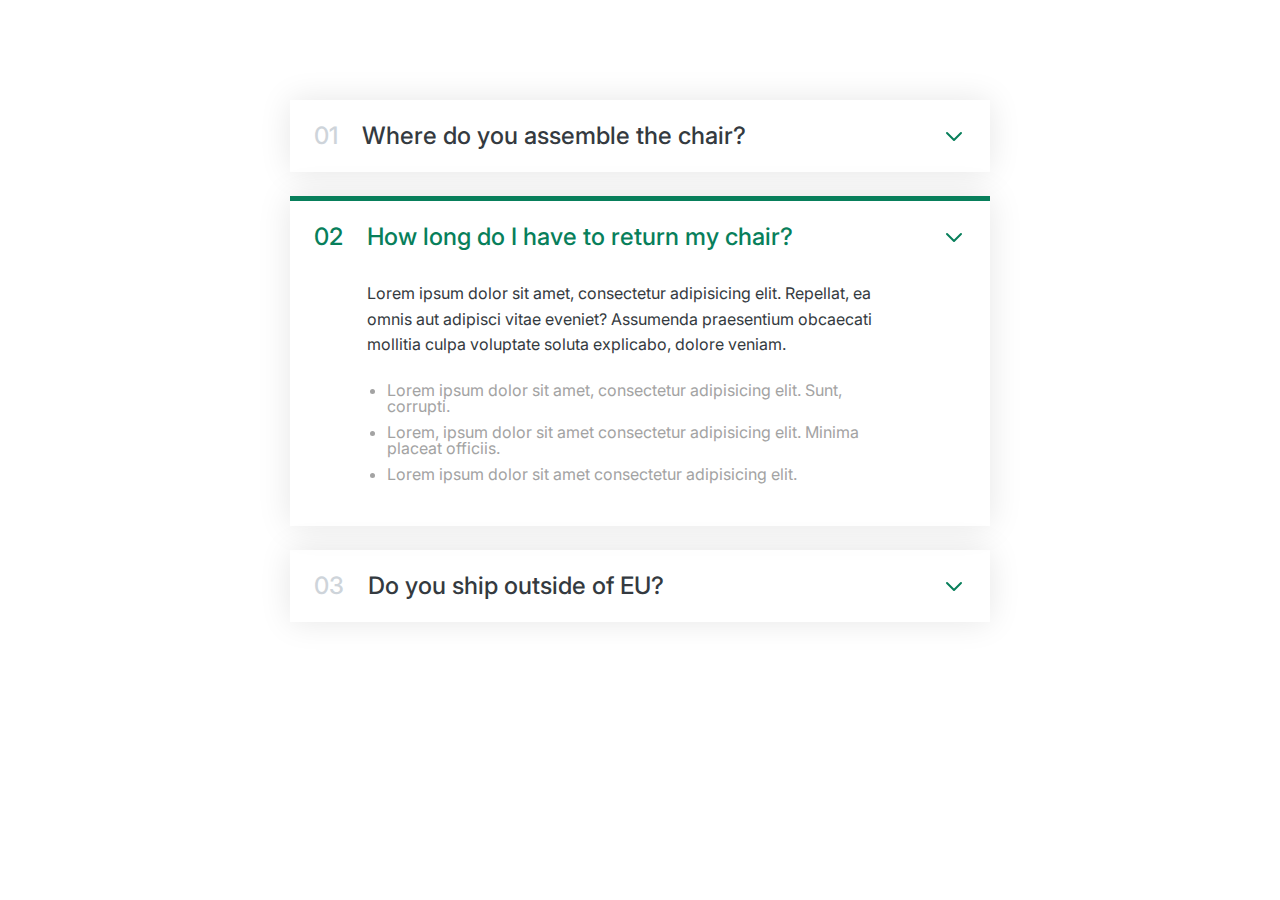
<file: 01-accordion.html>
<!DOCTYPE html>
<html lang="en">
  <head>
    <meta charset="UTF-8" />
    <meta http-equiv="X-UA-Compatible" content="IE=edge" />
    <meta name="viewport" content="width=device-width, initial-scale=1.0" />
    <link rel="preconnect" href="https://fonts.googleapis.com" />
    <link rel="preconnect" href="https://fonts.gstatic.com" crossorigin />
    <link
      href="https://fonts.googleapis.com/css2?family=Inter:wght@400;500;700&display=swap"
      rel="stylesheet"
    />
    <title>Accordion Component</title>
    <style>
      /*
      SPACING SYSTEM (px)
      2 / 4 / 8 / 12 / 16 / 24 / 32 / 48 / 64 / 80 / 96 / 128
      FONT SIZE SYSTEM (px)
      10 / 12 / 14 / 16 / 18 / 20 / 24 / 30 / 36 / 44 / 52 / 62 / 74 / 86 / 98
      */

      /*
      MAIN COLOR: #087f5b
      GREY COLOR: #343a40
      */
      :root {
        --main-color: #087f5b;
        --default-color: #343a40;
      }

      * {
        margin: 0;
        padding: 0;
        box-sizing: border-box;
      }

      /* ------------------------ */
      /* GENERAL STYLES */
      /* ------------------------ */
      body {
        font-family: "Inter", sans-serif;
        color: #343a40;
        line-height: 1;
      }

      .accordion {
        width: 700px;
        margin: 100px auto;
        /* margin auto takes a div and centers it cool trick */
        /* background-color: #343a40; */
        display: flex;
        flex-direction: column;
        gap: 24px;
      }

      .item {
        /* x-offset, y-offset, blur radius, color */
        box-shadow: 0 0 32px rgba(0, 0, 0, 0.1);
        padding: 24px;
        display: grid;
        /* auto means whatever the size of the content is  */
        grid-template-columns: auto 1fr auto;
        column-gap: 24px;
        row-gap: 32px;
        align-items: center;
      }
      .number,
      .text {
        font-size: 24px;
        font-weight: 500;
        color: var(--default-color);
      }

      .number {
        color: #ced4da;
      }
      .hidden-box {
        display: none;
        grid-column: 2;
      }
      .hidden-box p {
        line-height: 1.6;
        margin-bottom: 24px;
      }

      .hidden-box ul {
        color: #a3a3a3;
        margin: 20px;

        /* affecting the list items */
        display: flex;
        flex-direction: column;
        gap: 10px;
      }
      .icon {
        width: 24px;
      }

      /* OPEN STATE */
      .open {
        border-top: 5px solid var(--main-color);
      }

      .open .hidden-box {
        display: block;
      }

      .open .number,
      .open .text {
        color: var(--main-color);
      }
    </style>
  </head>
  <body>
    <div class="accordion">
      <div class="item">
        <p class="number">01</p>
        <p class="text">Where do you assemble the chair?</p>
        <svg
          xmlns="http://www.w3.org/2000/svg"
          class="icon"
          fill="none"
          viewBox="0 0 24 24"
          stroke="var(--main-color)"
          stroke-width="2"
        >
          <path
            stroke-linecap="round"
            stroke-linejoin="round"
            d="M19 9l-7 7-7-7"
          />
        </svg>
        <div class="hidden-box">
          <p>
            Lorem ipsum dolor sit amet, consectetur adipisicing elit. Repellat,
            ea omnis aut adipisci vitae eveniet? Assumenda praesentium obcaecati
            mollitia culpa voluptate soluta explicabo, dolore veniam.
          </p>
          <ul>
            <li>
              Lorem ipsum dolor sit amet, consectetur adipisicing elit. Sunt,
              corrupti.
            </li>
            <li>
              Lorem, ipsum dolor sit amet consectetur adipisicing elit. Minima
              placeat officiis.
            </li>
            <li>Lorem ipsum dolor sit amet consectetur adipisicing elit.</li>
          </ul>
        </div>
      </div>
      <div class="item open">
        <p class="number">02</p>
        <p class="text">How long do I have to return my chair?</p>
        <svg
          xmlns="http://www.w3.org/2000/svg"
          class="icon"
          fill="none"
          viewBox="0 0 24 24"
          stroke="var(--main-color)"
          stroke-width="2"
        >
          <path
            stroke-linecap="round"
            stroke-linejoin="round"
            d="M19 9l-7 7-7-7"
          />
        </svg>
        <div class="hidden-box">
          <p>
            Lorem ipsum dolor sit amet, consectetur adipisicing elit. Repellat,
            ea omnis aut adipisci vitae eveniet? Assumenda praesentium obcaecati
            mollitia culpa voluptate soluta explicabo, dolore veniam.
          </p>
          <ul>
            <li>
              Lorem ipsum dolor sit amet, consectetur adipisicing elit. Sunt,
              corrupti.
            </li>
            <li>
              Lorem, ipsum dolor sit amet consectetur adipisicing elit. Minima
              placeat officiis.
            </li>
            <li>Lorem ipsum dolor sit amet consectetur adipisicing elit.</li>
          </ul>
        </div>
      </div>
      <div class="item">
        <p class="number">03</p>
        <p class="text">Do you ship outside of EU?</p>
        <svg
          xmlns="http://www.w3.org/2000/svg"
          class="icon"
          fill="none"
          viewBox="0 0 24 24"
          stroke="var(--main-color)"
          stroke-width="2"
        >
          <path
            stroke-linecap="round"
            stroke-linejoin="round"
            d="M19 9l-7 7-7-7"
          />
        </svg>
        <div class="hidden-box">
          <p>
            Lorem ipsum dolor sit amet, consectetur adipisicing elit. Repellat,
            ea omnis aut adipisci vitae eveniet? Assumenda praesentium obcaecati
            mollitia culpa voluptate soluta explicabo, dolore veniam.
          </p>
          <ul>
            <li>
              Lorem ipsum dolor sit amet, consectetur adipisicing elit. Sunt,
              corrupti.
            </li>
            <li>
              Lorem, ipsum dolor sit amet consectetur adipisicing elit. Minima
              placeat officiis.
            </li>
            <li>Lorem ipsum dolor sit amet consectetur adipisicing elit.</li>
          </ul>
        </div>
      </div>
    </div>
  </body>
</html>
</file>
